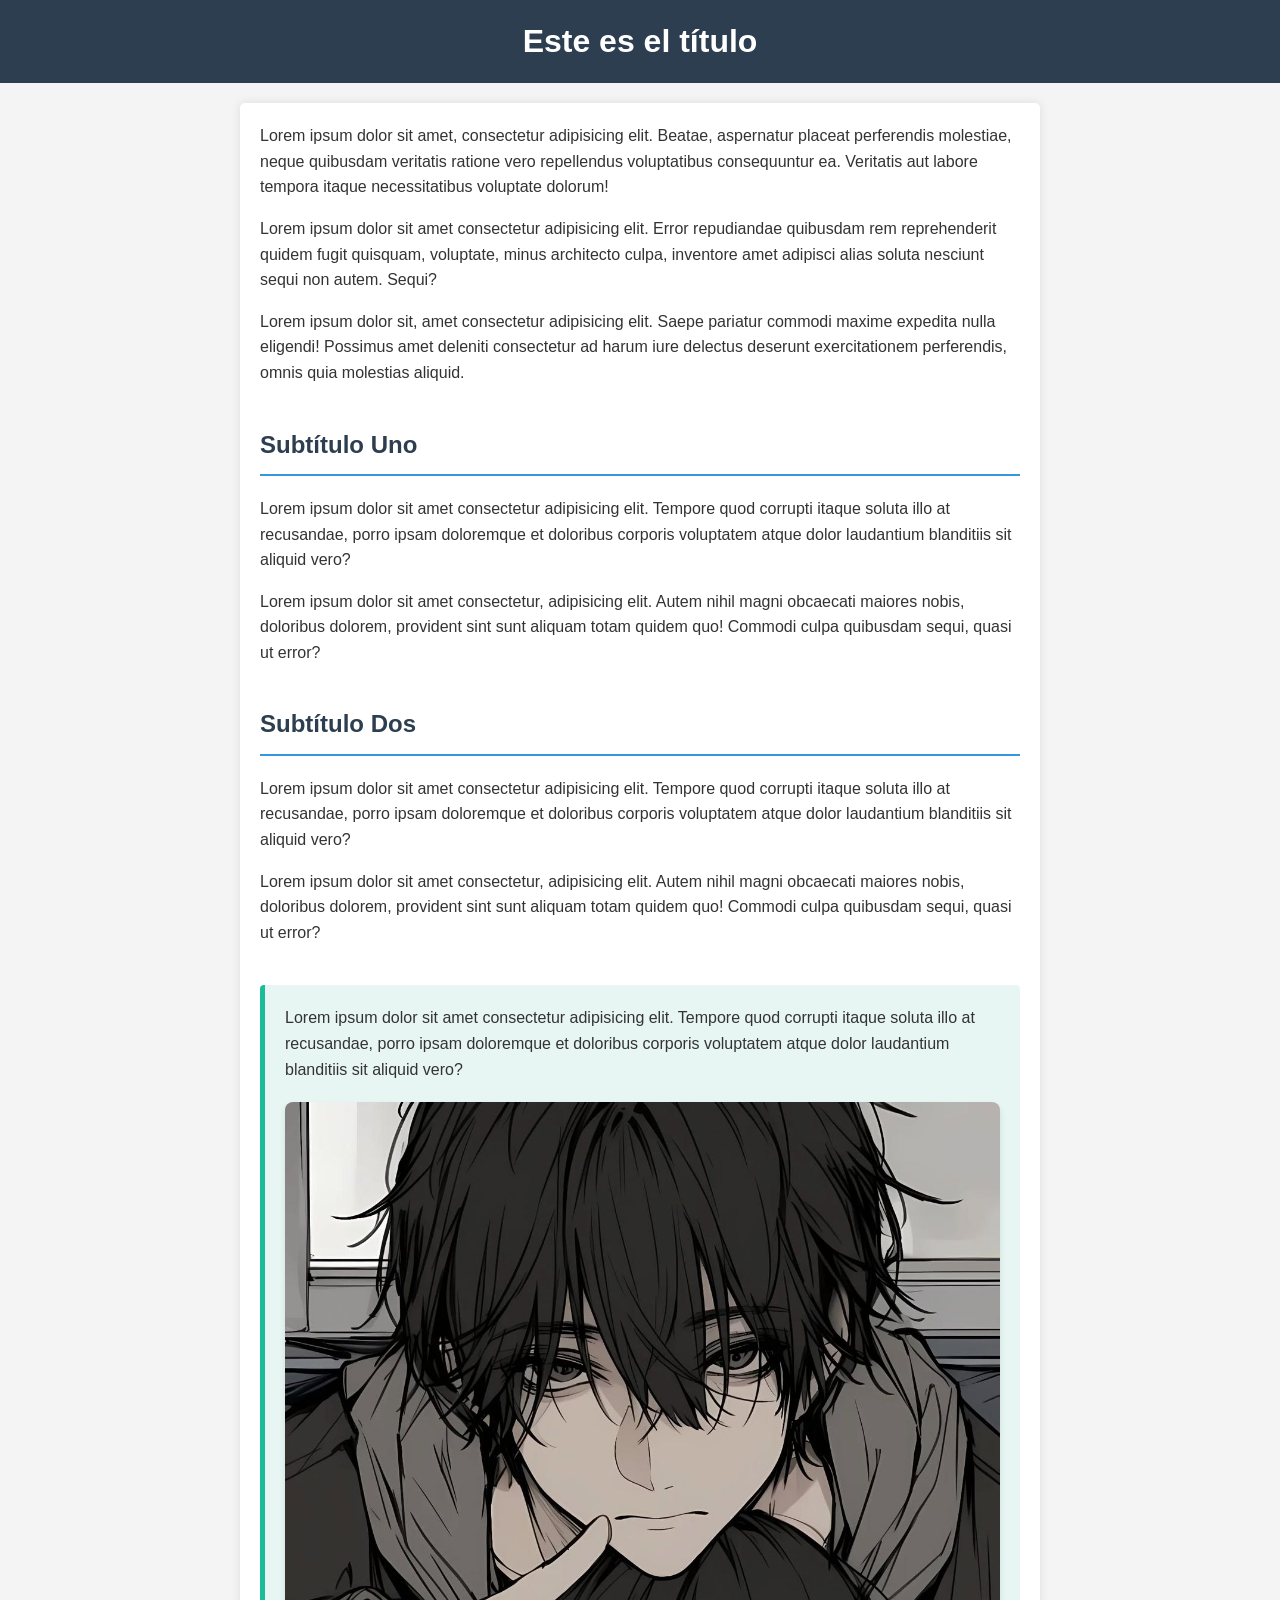
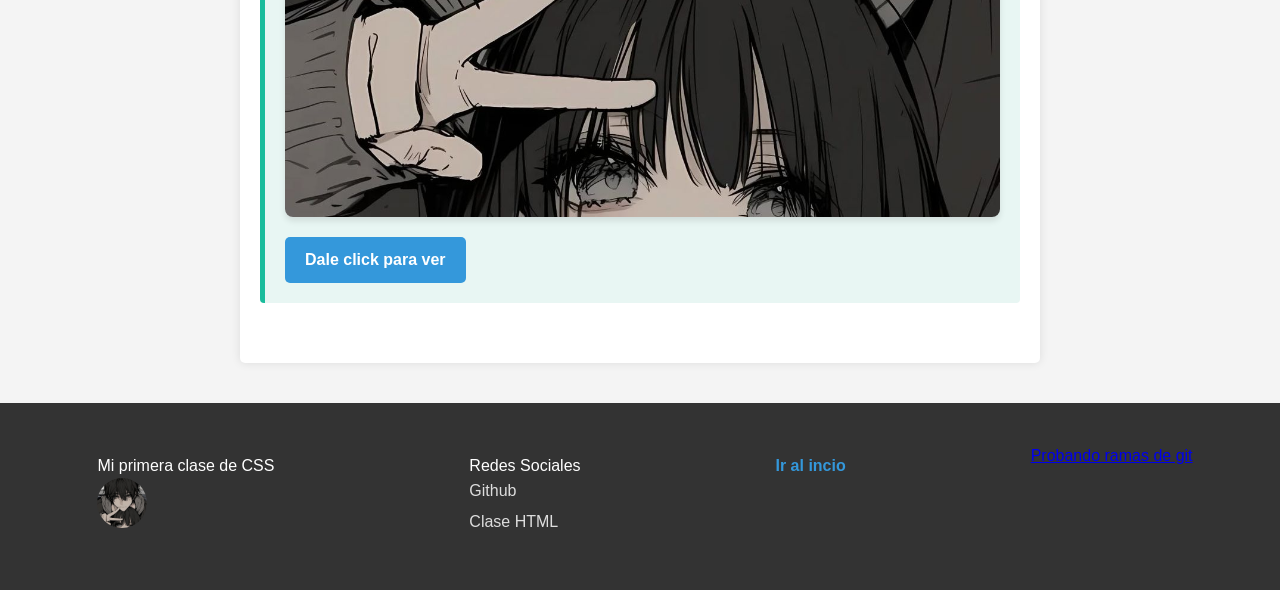
<file: index.html>
<!DOCTYPE html>
<html lang="en">

<head>
    <meta charset="UTF-8">
    <meta name="viewport" content="width=device-width, initial-scale=1.0">
    <!--Lo primero que debemos hacer es la referencia hacia nuestro archivo css con la etiquieta <link>-->
    <!--Es importante que escribas la ruta exacta o no te va a salir-->
    <link rel="stylesheet" href="css/index.css">
    <title>Clase 1 HTML + CSS</title>
</head>

<body>

    <!--Primero, lo que haremos es designar clases. Las clases son indentificadores que usaremos para los estilos CSS-->
    <!--Lo haremos usando la propiedad "class", esto sirve para todas las etiquetas-->

    <!--También usaremos identificadores únicos como explicamos previamente con el "id"-->

    <header>
        <h1>Este es el título</h1>
    </header>

    <main class="contenedor-principal">

        <div class="introduccion" id="inicio">
            <p>Lorem ipsum dolor sit amet, consectetur adipisicing elit. Beatae, aspernatur placeat perferendis
                molestiae,
                neque quibusdam veritatis ratione vero repellendus voluptatibus consequuntur ea. Veritatis aut labore
                tempora itaque necessitatibus voluptate dolorum!</p>
            <p>Lorem ipsum dolor sit amet consectetur adipisicing elit. Error repudiandae quibusdam rem reprehenderit
                quidem
                fugit quisquam, voluptate, minus architecto culpa, inventore amet adipisci alias soluta nesciunt sequi
                non
                autem. Sequi?</p>
            <p>Lorem ipsum dolor sit, amet consectetur adipisicing elit. Saepe pariatur commodi maxime expedita nulla
                eligendi! Possimus amet deleniti consectetur ad harum iure delectus deserunt exercitationem perferendis,
                omnis quia molestias aliquid.</p>
        </div>

        <section class="contenedorSubtema1">

            <h2>Subtítulo Uno</h2>

            <p>Lorem ipsum dolor sit amet consectetur adipisicing elit. Tempore quod corrupti itaque soluta illo at
                recusandae, porro ipsam doloremque et doloribus corporis voluptatem atque dolor laudantium blanditiis
                sit aliquid vero?</p>
            <p>Lorem ipsum dolor sit amet consectetur, adipisicing elit. Autem nihil magni obcaecati maiores nobis,
                doloribus dolorem, provident sint sunt aliquam totam quidem quo! Commodi culpa quibusdam sequi, quasi ut
                error?</p>

        </section>

        <section class="contenedorSubtema2">
            <h2> Subtítulo Dos</h2>
            <p>Lorem ipsum dolor sit amet consectetur adipisicing elit. Tempore quod corrupti itaque soluta illo at
                recusandae, porro ipsam doloremque et doloribus corporis voluptatem atque dolor laudantium blanditiis
                sit aliquid vero?</p>
            <p>Lorem ipsum dolor sit amet consectetur, adipisicing elit. Autem nihil magni obcaecati maiores nobis,
                doloribus dolorem, provident sint sunt aliquam totam quidem quo! Commodi culpa quibusdam sequi, quasi ut
                error?</p>
        </section>

        <article class="noticiaGithub">
            <p>Lorem ipsum dolor sit amet consectetur adipisicing elit. Tempore quod corrupti itaque soluta illo at
                recusandae, porro ipsam doloremque et doloribus corporis voluptatem atque dolor laudantium blanditiis
                sit aliquid vero?</p>
            <img src="perfilGithub.jpg" alt="imagen">
            <a href="https://github.com/Addrriel">Dale click para ver</a>
        </article>


    </main>

    <footer>
        <div class="contenedor-logo">
            <p>Mi primera clase de CSS</p>
            <img src="perfilGithub.jpg" alt="logo">
        </div>

        <div class="redesSociales">
            <p>Redes Sociales</p>
            <ul>
                <li><a href="https://github.com/Addrriel">Github</a></li>
                <li><a href="https://github.com/Addrriel/ClaseFullStack">Clase HTML</a></li>
            </ul>
        </div>

        <div class="contenedorID">
            <!--Esto funciona para que puedas dar click y te mande directo donde esta el ID-->
            <p><a href="#inicio">Ir al incio</a></p>
        </div>

        <a href="ia.html">Probando ramas de git</a>
    </footer>



</body>

</html>
</file>
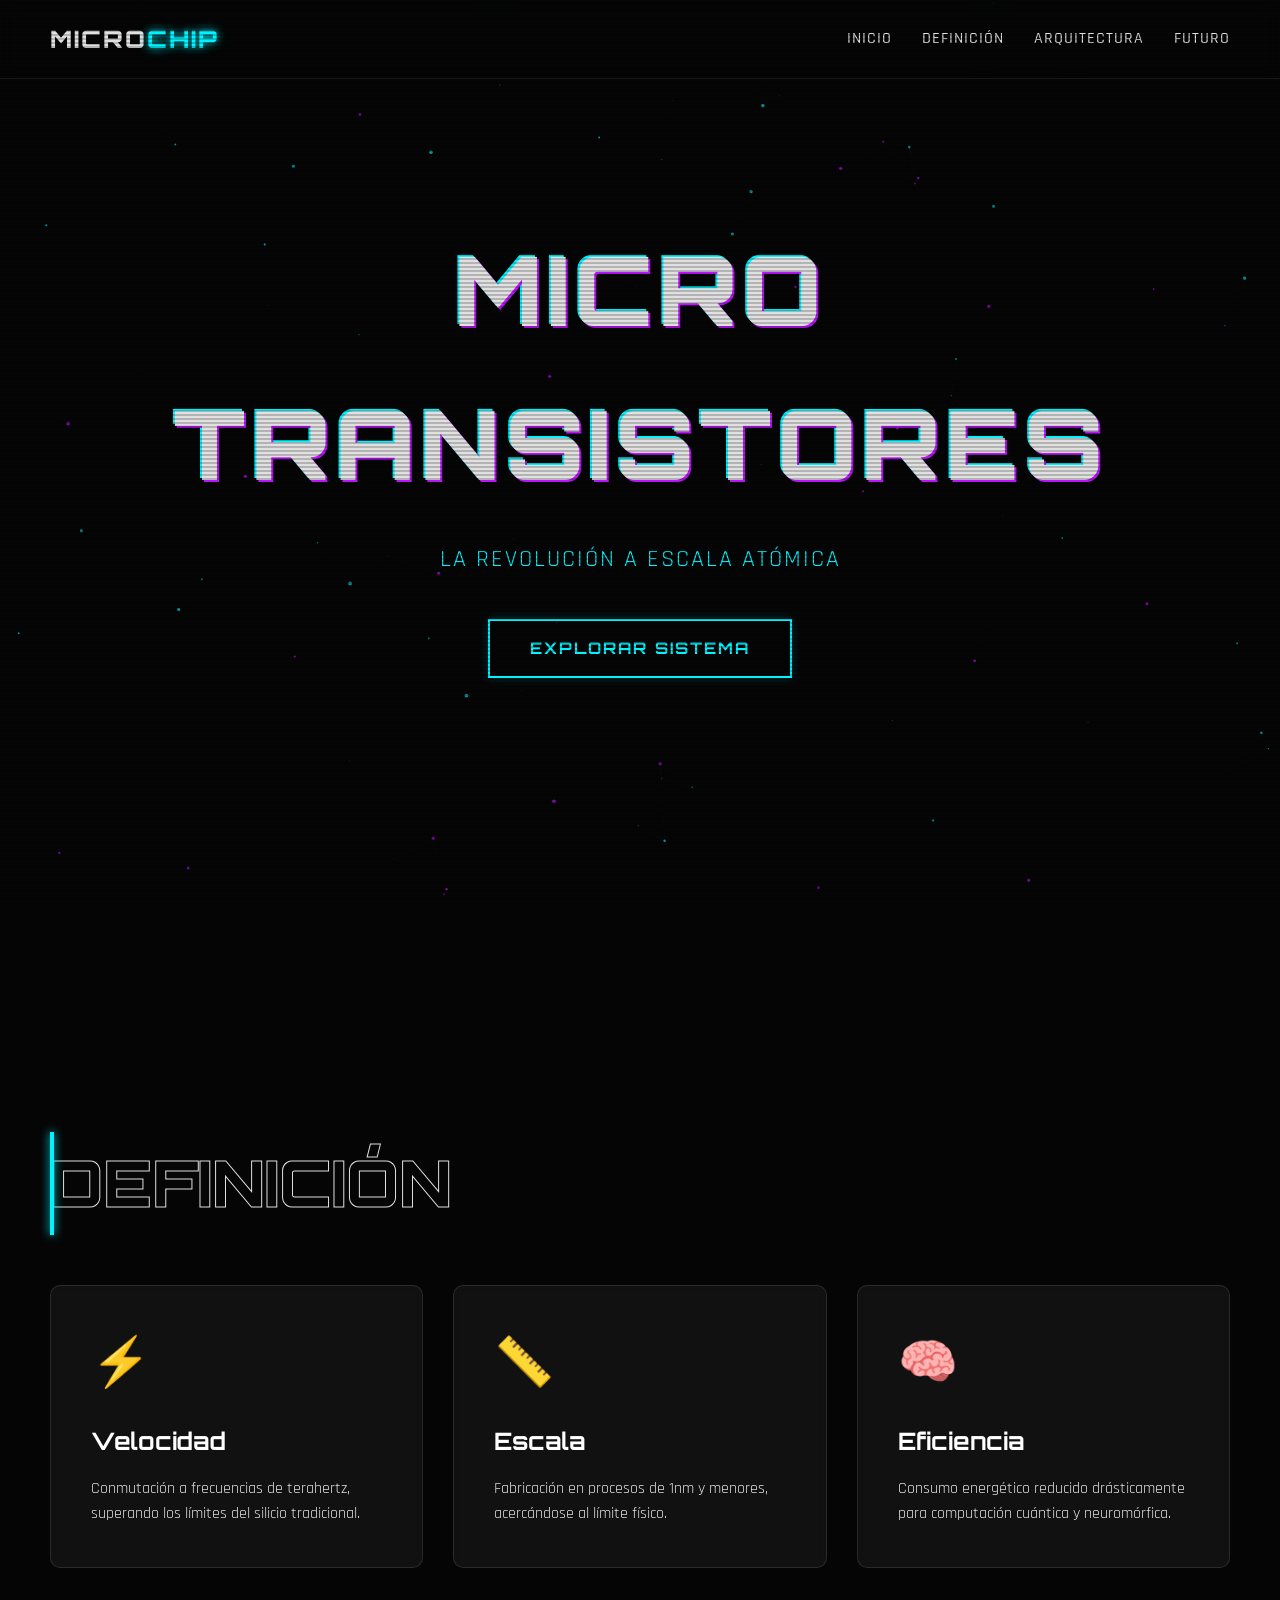
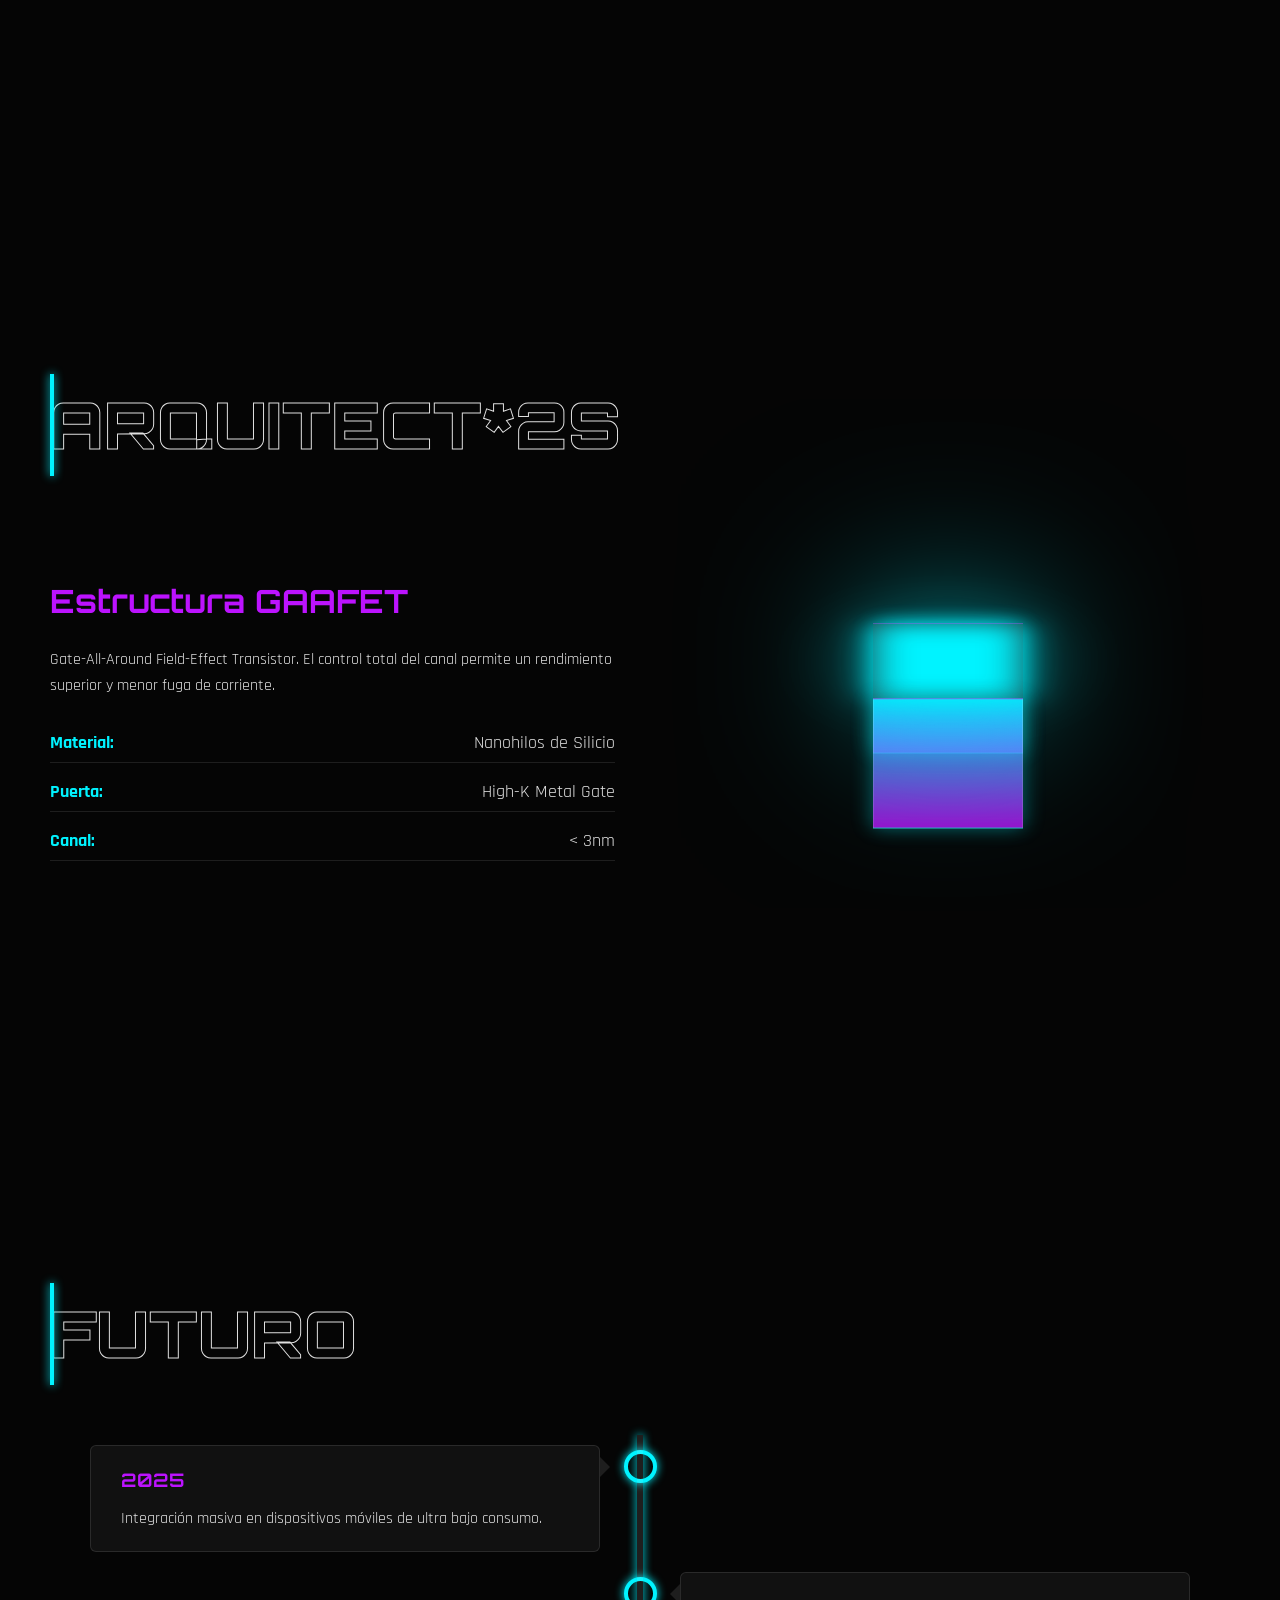
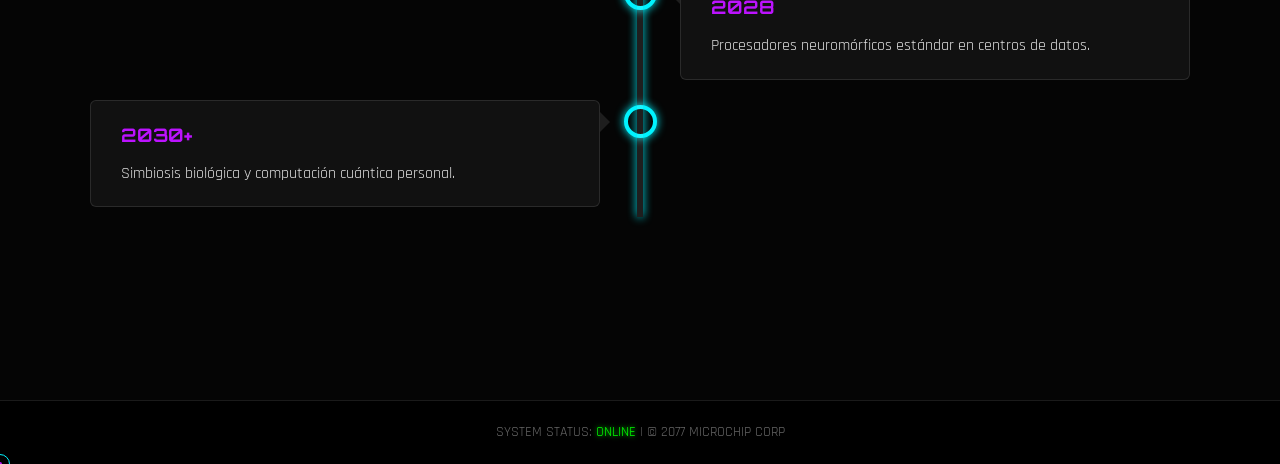
<file: ia.html>
<!DOCTYPE html>
<html lang="es">

<head>
    <meta charset="UTF-8">
    <meta name="viewport" content="width=device-width, initial-scale=1.0">
    <title>Micro Transistores | El Futuro</title>
    <link rel="preconnect" href="https://fonts.googleapis.com">
    <link rel="preconnect" href="https://fonts.gstatic.com" crossorigin>
    <link
        href="https://fonts.googleapis.com/css2?family=Orbitron:wght@400;500;700;900&family=Rajdhani:wght@300;500;700&display=swap"
        rel="stylesheet">
    <link rel="stylesheet" href="css/ia.css">
</head>

<body>
    <canvas id="bg-canvas"></canvas>
    <div class="scanline"></div>

    <nav class="navbar">
        <div class="logo">MICRO<span class="highlight">CHIP</span></div>
        <ul class="nav-links">
            <li><a href="#hero" class="active">Inicio</a></li>
            <li><a href="#definition">Definición</a></li>
            <li><a href="#architecture">Arquitectura</a></li>
            <li><a href="#future">Futuro</a></li>
        </ul>
    </nav>

    <main>
        <section id="hero" class="section hero">
            <div class="content">
                <h1 class="glitch" data-text="MICRO TRANSISTORES">MICRO TRANSISTORES</h1>
                <p class="subtitle">La revolución a escala atómica</p>
                <a href="#definition" class="btn-neon">Explorar Sistema</a>
            </div>
            <div class="scroll-indicator">
                <span></span>
                <span></span>
                <span></span>
            </div>
        </section>

        <section id="definition" class="section definition">
            <div class="container">
                <h2 class="section-title" data-value="DEFINICIÓN">DEFINICIÓN</h2>
                <div class="card-grid">
                    <div class="card glass">
                        <div class="card-icon">⚡</div>
                        <h3>Velocidad</h3>
                        <p>Conmutación a frecuencias de terahertz, superando los límites del silicio tradicional.</p>
                    </div>
                    <div class="card glass">
                        <div class="card-icon">📏</div>
                        <h3>Escala</h3>
                        <p>Fabricación en procesos de 1nm y menores, acercándose al límite físico.</p>
                    </div>
                    <div class="card glass">
                        <div class="card-icon">🧠</div>
                        <h3>Eficiencia</h3>
                        <p>Consumo energético reducido drásticamente para computación cuántica y neuromórfica.</p>
                    </div>
                </div>
            </div>
        </section>

        <section id="architecture" class="section architecture">
            <div class="container">
                <h2 class="section-title" data-value="ARQUITECTURA">ARQUITECTURA</h2>
                <div class="arch-display">
                    <div class="arch-info">
                        <h3>Estructura GAAFET</h3>
                        <p>Gate-All-Around Field-Effect Transistor. El control total del canal permite un rendimiento
                            superior y menor fuga de corriente.</p>
                        <ul class="tech-specs">
                            <li><span>Material:</span> Nanohilos de Silicio</li>
                            <li><span>Puerta:</span> High-K Metal Gate</li>
                            <li><span>Canal:</span>
                                < 3nm</li>
                        </ul>
                    </div>
                    <div class="arch-visual">
                        <!-- Visual representation handled by CSS/JS -->
                        <div class="cube-loader">
                            <div class="cube-top"></div>
                            <div class="cube-wrapper">
                                <span style="--i:0" class="cube-span"></span>
                                <span style="--i:1" class="cube-span"></span>
                                <span style="--i:2" class="cube-span"></span>
                                <span style="--i:3" class="cube-span"></span>
                            </div>
                        </div>
                    </div>
                </div>
            </div>
        </section>

        <section id="future" class="section future">
            <div class="container">
                <h2 class="section-title" data-value="FUTURO">FUTURO</h2>
                <div class="timeline">
                    <div class="timeline-item left">
                        <div class="content glass">
                            <h3>2025</h3>
                            <p>Integración masiva en dispositivos móviles de ultra bajo consumo.</p>
                        </div>
                    </div>
                    <div class="timeline-item right">
                        <div class="content glass">
                            <h3>2028</h3>
                            <p>Procesadores neuromórficos estándar en centros de datos.</p>
                        </div>
                    </div>
                    <div class="timeline-item left">
                        <div class="content glass">
                            <h3>2030+</h3>
                            <p>Simbiosis biológica y computación cuántica personal.</p>
                        </div>
                    </div>
                </div>
            </div>
        </section>
    </main>

    <footer>
        <p>SYSTEM STATUS: <span class="status-ok">ONLINE</span> | © 2077 MICROCHIP CORP</p>
    </footer>

    <script src="js/ia.js"></script>
</body>

</html>
</file>
<file: css/index.css>
/* 
  
   1) El * basicamente es un reset (Normalización)
   
   ¿Qué es?
   Es un conjunto de reglas que se aplican a todos los elementos (*) para eliminar
   los estilos por defecto que traen los navegadores.
   
   ¿Para qué sirve?
   Los navegadores (Chrome, Firefox, Safari) tienen diferentes márgenes y rellenos
   por defecto. Esto asegura que empecemos desde cero en todos ellos.
   
   ¿Por qué lo uso?
   Para tener control total sobre el diseño y evitar inconsistencias visuales
   entre diferentes navegadores.
*/
* {
    margin: 0;
    padding: 0;
    /* 
       box-sizing: border-box;
       ¿Por qué? Cambia el modelo de caja para que el padding y el border
       se incluyan en el ancho total (width) del elemento. Facilita mucho
       el cálculo de tamaños.
    */
    box-sizing: border-box;
}

/* 
  
   2) ESTILOS GLOBALES (Body)
   
   ¿Qué es?
   Reglas que se aplicarán a todo el cuerpo del documento.
   
   ¿Para qué sirve?
   Define la tipografía base, el color de fondo y el color del texto para
   toda la página.
*/
body {
    /* 
       font-family:
       Define la fuente. Usamos Arial como primera opción, y sans-serif
       (sin remates) como respaldo genérico si Arial no está disponible.
    */
    font-family: Arial, sans-serif;

    /* Color de fondo suave para no cansar la vista (blanco humo) */
    background-color: #f4f4f4;

    /* Color de texto oscuro (gris muy oscuro) para buen contraste */
    color: #333;

    /* Altura de línea para mejorar la legibilidad del texto */
    line-height: 1.6;
}

/* 
   
   3) ENCABEZADO (Header)
   
*/
header {
    /* Color de fondo oscuro para destacar el encabezado */
    background-color: #2c3e50;

    /* Texto blanco para contrastar con el fondo oscuro */
    color: #fff;

    /* 
       padding: 1rem 0;
       Espaciado interno: 1rem arriba/abajo, 0 a los lados.
       1rem suele ser igual a 16px (depende de la configuración del navegador).
       Usamos rem porque es relativo al tamaño de fuente raíz, mejor para accesibilidad.
    */
    padding: 1rem 0;

    /* Centra el texto horizontalmente */
    text-align: center;
}

header h1 {
    /* Quitamos el margen inferior por defecto del h1 para centrarlo mejor verticalmente con el padding del header */
    margin: 0;
}

/* 
   
   4) CONTENEDOR PRINCIPAL
   
   Usamos una clase (.contenedor-principal) para controlar el ancho del contenido.
*/
.contenedor-principal {
    /* 
       max-width: 800px;
       El contenido no crecerá más de 800px.
       ¿Por qué? Las líneas de texto muy largas son difíciles de leer.
    */
    max-width: 800px;

    /* 
       margin: 20px auto;
       20px arriba/abajo: da aire respecto al header y footer.
       auto izquierda/derecha: CENTRA el bloque horizontalmente en la página.
    */
    margin: 20px auto;

    /* Espaciado interno para que el texto no toque los bordes en pantallas pequeñas */
    padding: 0 20px;

    /* Fondo blanco para el área de contenido, estilo "tarjeta" o "papel" */
    background-color: #fff;

    /* Sombra suave para dar profundidad */
    box-shadow: 0 0 10px rgba(0, 0, 0, 0.1);

    /* Redondeamos un poco las esquinas */
    border-radius: 5px;

    /* Padding vertical extra dentro del contenedor blanco */
    padding-top: 20px;
    padding-bottom: 20px;
}

/* 
   INTRODUCCIÓN
*/

/* Estilos compartidos para los párrafos dentro de las secciones */
.introduccion p,
.contenedorSubtema1 p,
.contenedorSubtema2 p,
.noticiaGithub p {
    /* Separación entre párrafos */
    margin-bottom: 1rem;
}

/* Identificador único #inicio (usado para el ancla del footer) */
#inicio {
    /* 
       scroll-margin-top: 20px;
       ¿Para qué? Cuando haces clic en "Ir al inicio", esto asegura que el
       título no quede pegado al borde superior de la ventana, dando un poco de aire.
    */
    scroll-margin-top: 20px;
}

/* Estilos específicos para los títulos de las secciones (h2) */
h2 {
    color: #2c3e50;
    /* Mismo azul oscuro del header para consistencia */
    border-bottom: 2px solid #3498db;
    /* Línea azul claro debajo del título */
    padding-bottom: 10px;
    /* Espacio entre el texto y la línea */
    margin-bottom: 20px;
    /* Espacio debajo del título antes del párrafo */
}

/* Separación entre grandes bloques de contenido */
.introduccion,
.contenedorSubtema1,
.contenedorSubtema2,
.noticiaGithub {
    margin-bottom: 40px;
}

/* 
   ARTICLE DE MI GITHUB
*/
.noticiaGithub {
    background-color: #e8f6f3;
    /* Fondo verde muy claro para destacar esta sección */
    padding: 20px;
    border-left: 5px solid #1abc9c;
    /* Borde grueso a la izquierda para acento */
    border-radius: 4px;
}

.noticiaGithub img {
    /* 
       max-width: 100%;
       ¿Por qué? Hace que la imagen sea RESPONSIVA. Si el contenedor es más pequeño
       que la imagen, la imagen se encogerá para caber, en lugar de desbordarse.
    */
    max-width: 100%;

    /* height: auto mantiene la proporción de la imagen al redimensionarse */
    height: auto;

    /* Centrar imagen (display block + margin auto) */
    display: block;
    margin: 20px auto;

    border-radius: 8px;
    /* Bordes redondeados en la imagen */
    box-shadow: 0 4px 6px rgba(0, 0, 0, 0.1);
    /* Sombra para dar efecto de elevación */
}

.noticiaGithub a {
    display: inline-block;
    /* Permite poner padding y margin a un enlace */
    background-color: #3498db;
    /* Botón azul */
    color: white;
    padding: 10px 20px;
    text-decoration: none;
    /* Quita el subrayado por defecto */
    border-radius: 5px;
    font-weight: bold;

    /* Transición suave para el efecto hover */
    transition: background-color 0.3s ease;
}

/* Efecto al pasar el mouse por encima del botón */
.noticiaGithub a:hover {
    background-color: #2980b9;
    /* Azul un poco más oscuro */
}

/* 
   ==========================================================================
   PIE DE PÁGINA (Footer)
   ==========================================================================
*/
footer {
    background-color: #333;
    /* Fondo oscuro */
    color: #fff;
    padding: 40px 0;
    margin-top: 40px;

    /* 
       display: flex;
       Activa Flexbox. Convierte a los hijos directos en elementos flexibles.
       Permite alinear columnas fácilmente.
    */
    display: flex;

    /* Distribuye el espacio entre los elementos (izquierda, centro, derecha) */
    justify-content: space-around;

    /* Alinea los elementos verticalmente al centro */
    align-items: flex-start;

    /* Permite que los elementos bajen a otra línea si no caben (responsive básico) */
    flex-wrap: wrap;
}

/* Estilos para las columnas del footer */
.contenedor-logo,
.redesSociales,
.contenedorID {
    /* Margen para que no se peguen si hacen wrap en móviles */
    margin: 10px;
}

.contenedor-logo img {
    width: 50px;
    /* Tamaño fijo pequeño para el logo del footer */
    border-radius: 50%;
    /* Hace la imagen circular */
    vertical-align: middle;
    /* Alinea con el texto si están en línea */
}

/* Estilos para la lista de redes sociales */
.redesSociales ul {
    list-style: none;
    /* Quita los puntos (bullets) de la lista */
    padding: 0;
}

.redesSociales li {
    margin-bottom: 5px;
}

.redesSociales a {
    color: #ddd;
    /* Gris claro */
    text-decoration: none;
}

.redesSociales a:hover {
    color: #fff;
    /* Blanco brillante al pasar el mouse */
    text-decoration: underline;
}

/* Enlace "Ir al inicio" */
.contenedorID a {
    color: #3498db;
    text-decoration: none;
    font-weight: bold;
}
</file>
<file: css/ia.css>
:root {
    --bg-color: #050505;
    --text-color: #e0e0e0;
    --primary-color: #00f3ff;
    --secondary-color: #bc13fe;
    --accent-color: #ffffff;
    --glass-bg: rgba(255, 255, 255, 0.05);
    --glass-border: rgba(255, 255, 255, 0.1);
    --font-main: 'Rajdhani', sans-serif;
    --font-display: 'Orbitron', sans-serif;
}

* {
    margin: 0;
    padding: 0;
    box-sizing: border-box;
    cursor: none;
    /* Custom cursor will be handled by JS or just hide default */
}

body {
    background-color: var(--bg-color);
    color: var(--text-color);
    font-family: var(--font-main);
    overflow-x: hidden;
    line-height: 1.6;
}

/* Custom Scrollbar */
::-webkit-scrollbar {
    width: 8px;
}

::-webkit-scrollbar-track {
    background: var(--bg-color);
}

::-webkit-scrollbar-thumb {
    background: var(--primary-color);
    border-radius: 4px;
}

/* Background Canvas */
#bg-canvas {
    position: fixed;
    top: 0;
    left: 0;
    width: 100%;
    height: 100%;
    z-index: -1;
    opacity: 0.6;
}

/* Scanline Effect */
.scanline {
    position: fixed;
    top: 0;
    left: 0;
    width: 100%;
    height: 100%;
    background: linear-gradient(to bottom,
            rgba(255, 255, 255, 0),
            rgba(255, 255, 255, 0) 50%,
            rgba(0, 0, 0, 0.2) 50%,
            rgba(0, 0, 0, 0.2));
    background-size: 100% 4px;
    z-index: 999;
    pointer-events: none;
    animation: scanlineScroll 10s linear infinite;
}

@keyframes scanlineScroll {
    0% {
        background-position: 0 0;
    }

    100% {
        background-position: 0 100%;
    }
}

/* Navbar */
.navbar {
    position: fixed;
    top: 0;
    width: 100%;
    padding: 20px 50px;
    display: flex;
    justify-content: space-between;
    align-items: center;
    z-index: 100;
    background: rgba(5, 5, 5, 0.8);
    backdrop-filter: blur(10px);
    border-bottom: 1px solid var(--glass-border);
}

.logo {
    font-family: var(--font-display);
    font-size: 1.5rem;
    font-weight: 900;
    letter-spacing: 2px;
    color: var(--text-color);
}

.highlight {
    color: var(--primary-color);
    text-shadow: 0 0 10px var(--primary-color);
}

.nav-links {
    list-style: none;
    display: flex;
    gap: 30px;
}

.nav-links a {
    text-decoration: none;
    color: var(--text-color);
    font-weight: 500;
    text-transform: uppercase;
    letter-spacing: 1px;
    position: relative;
    transition: color 0.3s;
}

.nav-links a::after {
    content: '';
    position: absolute;
    bottom: -5px;
    left: 0;
    width: 0;
    height: 2px;
    background: var(--secondary-color);
    transition: width 0.3s ease;
    box-shadow: 0 0 10px var(--secondary-color);
}

.nav-links a:hover {
    color: var(--primary-color);
}

.nav-links a:hover::after {
    width: 100%;
}

/* Sections */
.section {
    min-height: 100vh;
    display: flex;
    justify-content: center;
    align-items: center;
    padding: 100px 50px;
    position: relative;
}

.container {
    max-width: 1200px;
    width: 100%;
    position: relative;
}

.section-title {
    font-family: var(--font-display);
    font-size: 4rem;
    font-weight: 900;
    margin-bottom: 50px;
    position: relative;
    display: inline-block;
    color: transparent;
    -webkit-text-stroke: 1px var(--text-color);
    opacity: 0.5;
}

.section-title::before {
    content: attr(data-value);
    position: absolute;
    top: 0;
    left: 0;
    width: 0;
    height: 100%;
    color: var(--primary-color);
    border-right: 4px solid var(--primary-color);
    overflow: hidden;
    transition: width 1s ease;
    white-space: nowrap;
    -webkit-text-stroke: 0;
    filter: drop-shadow(0 0 5px var(--primary-color));
}

.section:hover .section-title::before {
    width: 100%;
}

/* Hero Section */
.hero {
    text-align: center;
}

.hero h1 {
    font-family: var(--font-display);
    font-size: 6rem;
    font-weight: 900;
    letter-spacing: 5px;
    margin-bottom: 20px;
    position: relative;
    color: var(--text-color);
    text-shadow: 2px 2px 0px var(--secondary-color), -2px -2px 0px var(--primary-color);
    animation: glitch 3s infinite;
}

@keyframes glitch {
    0% {
        text-shadow: 2px 2px 0px var(--secondary-color), -2px -2px 0px var(--primary-color);
        transform: translate(0);
    }

    2% {
        text-shadow: -2px 2px 0px var(--secondary-color), 2px -2px 0px var(--primary-color);
        transform: translate(-2px, 2px);
    }

    4% {
        text-shadow: 2px -2px 0px var(--secondary-color), -2px 2px 0px var(--primary-color);
        transform: translate(2px, -2px);
    }

    6% {
        text-shadow: 2px 2px 0px var(--secondary-color), -2px -2px 0px var(--primary-color);
        transform: translate(0);
    }

    100% {
        text-shadow: 2px 2px 0px var(--secondary-color), -2px -2px 0px var(--primary-color);
        transform: translate(0);
    }
}

.subtitle {
    font-size: 1.5rem;
    margin-bottom: 40px;
    color: var(--primary-color);
    letter-spacing: 2px;
    text-transform: uppercase;
}

.btn-neon {
    display: inline-block;
    padding: 15px 40px;
    color: var(--primary-color);
    border: 2px solid var(--primary-color);
    text-decoration: none;
    font-family: var(--font-display);
    font-weight: 700;
    text-transform: uppercase;
    letter-spacing: 2px;
    position: relative;
    overflow: hidden;
    transition: 0.3s;
    box-shadow: 0 0 10px rgba(0, 243, 255, 0.2);
}

.btn-neon:hover {
    background: var(--primary-color);
    color: var(--bg-color);
    box-shadow: 0 0 30px var(--primary-color);
}

.scroll-indicator {
    position: absolute;
    bottom: 50px;
    left: 50%;
    transform: translateX(-50%);
    display: flex;
    flex-direction: column;
    align-items: center;
    gap: 10px;
}

.scroll-indicator span {
    width: 20px;
    height: 20px;
    border-bottom: 2px solid var(--text-color);
    border-right: 2px solid var(--text-color);
    transform: rotate(45deg);
    animation: scrollAnim 2s infinite;
    opacity: 0;
}

.scroll-indicator span:nth-child(1) {
    animation-delay: 0s;
}

.scroll-indicator span:nth-child(2) {
    animation-delay: 0.2s;
}

.scroll-indicator span:nth-child(3) {
    animation-delay: 0.4s;
}

@keyframes scrollAnim {
    0% {
        opacity: 0;
        transform: rotate(45deg) translate(-10px, -10px);
    }

    50% {
        opacity: 1;
    }

    100% {
        opacity: 0;
        transform: rotate(45deg) translate(10px, 10px);
    }
}

/* Definition Section Cards */
.card-grid {
    display: grid;
    grid-template-columns: repeat(auto-fit, minmax(300px, 1fr));
    gap: 30px;
}

.card {
    background: var(--glass-bg);
    border: 1px solid var(--glass-border);
    padding: 40px;
    border-radius: 10px;
    backdrop-filter: blur(5px);
    transition: transform 0.3s, border-color 0.3s;
    position: relative;
    overflow: hidden;
}

.card:hover {
    transform: translateY(-10px);
    border-color: var(--secondary-color);
    box-shadow: 0 10px 30px rgba(188, 19, 254, 0.2);
}

.card::before {
    content: '';
    position: absolute;
    top: 0;
    left: -100%;
    width: 100%;
    height: 100%;
    background: linear-gradient(90deg, transparent, rgba(255, 255, 255, 0.1), transparent);
    transition: 0.5s;
}

.card:hover::before {
    left: 100%;
}

.card-icon {
    font-size: 3rem;
    margin-bottom: 20px;
}

.card h3 {
    font-family: var(--font-display);
    font-size: 1.5rem;
    margin-bottom: 15px;
    color: var(--accent-color);
}

/* Architecture Section */
.arch-display {
    display: flex;
    align-items: center;
    justify-content: space-between;
    gap: 50px;
    flex-wrap: wrap;
}

.arch-info {
    flex: 1;
    min-width: 300px;
}

.arch-info h3 {
    font-family: var(--font-display);
    font-size: 2rem;
    color: var(--secondary-color);
    margin-bottom: 20px;
}

.tech-specs {
    list-style: none;
    margin-top: 30px;
}

.tech-specs li {
    margin-bottom: 15px;
    font-size: 1.1rem;
    display: flex;
    justify-content: space-between;
    border-bottom: 1px solid var(--glass-border);
    padding-bottom: 5px;
}

.tech-specs span {
    color: var(--primary-color);
    font-weight: 700;
}

.arch-visual {
    flex: 1;
    display: flex;
    justify-content: center;
    align-items: center;
    min-width: 300px;
    height: 400px;
    position: relative;
}

/* 3D Cube Loader/Visual */
.cube-loader {
    position: relative;
    width: 150px;
    height: 150px;
    transform-style: preserve-3d;
    transform: rotateX(-30deg);
    animation: animateCube 4s linear infinite;
}

@keyframes animateCube {
    0% {
        transform: rotateX(-30deg) rotateY(0deg);
    }

    100% {
        transform: rotateX(-30deg) rotateY(360deg);
    }
}

.cube-wrapper {
    position: absolute;
    top: 0;
    left: 0;
    width: 100%;
    height: 100%;
    transform-style: preserve-3d;
}

.cube-wrapper span {
    position: absolute;
    top: 0;
    left: 0;
    width: 100%;
    height: 100%;
    background: linear-gradient(180deg, var(--primary-color), var(--secondary-color));
    transform: rotateY(calc(90deg * var(--i))) translateZ(75px);
    opacity: 0.8;
    box-shadow: 0 0 20px rgba(0, 243, 255, 0.5);
    border: 1px solid rgba(255, 255, 255, 0.2);
}

.cube-top {
    position: absolute;
    top: 0;
    left: 0;
    width: 150px;
    height: 150px;
    background: #222;
    transform: rotateX(90deg) translateZ(75px);
    box-shadow: 0 0 120px rgba(0, 243, 255, 0.2);
}

.cube-top::before {
    content: '';
    position: absolute;
    top: 0;
    left: 0;
    width: 150px;
    height: 150px;
    background: var(--primary-color);
    transform: translateZ(-200px);
    filter: blur(20px);
    box-shadow: 0 0 120px rgba(0, 243, 255, 0.2),
        0 0 200px rgba(0, 243, 255, 0.4),
        0 0 300px rgba(0, 243, 255, 0.6);
}

/* Future Timeline */
.timeline {
    position: relative;
    max-width: 1200px;
    margin: 0 auto;
}

.timeline::after {
    content: '';
    position: absolute;
    width: 6px;
    background-color: var(--glass-border);
    top: 0;
    bottom: 0;
    left: 50%;
    margin-left: -3px;
    box-shadow: 0 0 10px var(--primary-color);
}

.timeline-item {
    padding: 10px 40px;
    position: relative;
    background-color: inherit;
    width: 50%;
}

.timeline-item::after {
    content: '';
    position: absolute;
    width: 25px;
    height: 25px;
    right: -17px;
    background-color: var(--bg-color);
    border: 4px solid var(--primary-color);
    top: 15px;
    border-radius: 50%;
    z-index: 1;
    box-shadow: 0 0 10px var(--primary-color);
}

.left {
    left: 0;
}

.right {
    left: 50%;
}

.left::before {
    content: " ";
    height: 0;
    position: absolute;
    top: 22px;
    width: 0;
    z-index: 1;
    right: 30px;
    border: medium solid white;
    border-width: 10px 0 10px 10px;
    border-color: transparent transparent transparent var(--glass-border);
}

.right::before {
    content: " ";
    height: 0;
    position: absolute;
    top: 22px;
    width: 0;
    z-index: 1;
    left: 30px;
    border: medium solid white;
    border-width: 10px 10px 10px 0;
    border-color: transparent var(--glass-border) transparent transparent;
}

.right::after {
    left: -16px;
}

.timeline-item .content {
    padding: 20px 30px;
    background: var(--glass-bg);
    border: 1px solid var(--glass-border);
    position: relative;
    border-radius: 6px;
    transition: 0.3s;
}

.timeline-item:hover .content {
    border-color: var(--primary-color);
    box-shadow: 0 0 20px rgba(0, 243, 255, 0.1);
}

.timeline-item h3 {
    font-family: var(--font-display);
    color: var(--secondary-color);
    margin-bottom: 10px;
}

/* Footer */
footer {
    text-align: center;
    padding: 20px;
    background: #000;
    border-top: 1px solid var(--glass-border);
    font-size: 0.9rem;
    color: #666;
}

.status-ok {
    color: #0f0;
    text-shadow: 0 0 5px #0f0;
}

/* Responsive */
@media screen and (max-width: 768px) {
    .section-title {
        font-size: 2.5rem;
    }

    .hero h1 {
        font-size: 3rem;
    }

    .timeline::after {
        left: 31px;
    }

    .timeline-item {
        width: 100%;
        padding-left: 70px;
        padding-right: 25px;
    }

    .timeline-item::before {
        left: 60px;
        border: medium solid white;
        border-width: 10px 10px 10px 0;
        border-color: transparent var(--glass-border) transparent transparent;
    }

    .left::after,
    .right::after {
        left: 15px;
    }

    .right {
        left: 0%;
    }
}
</file>
